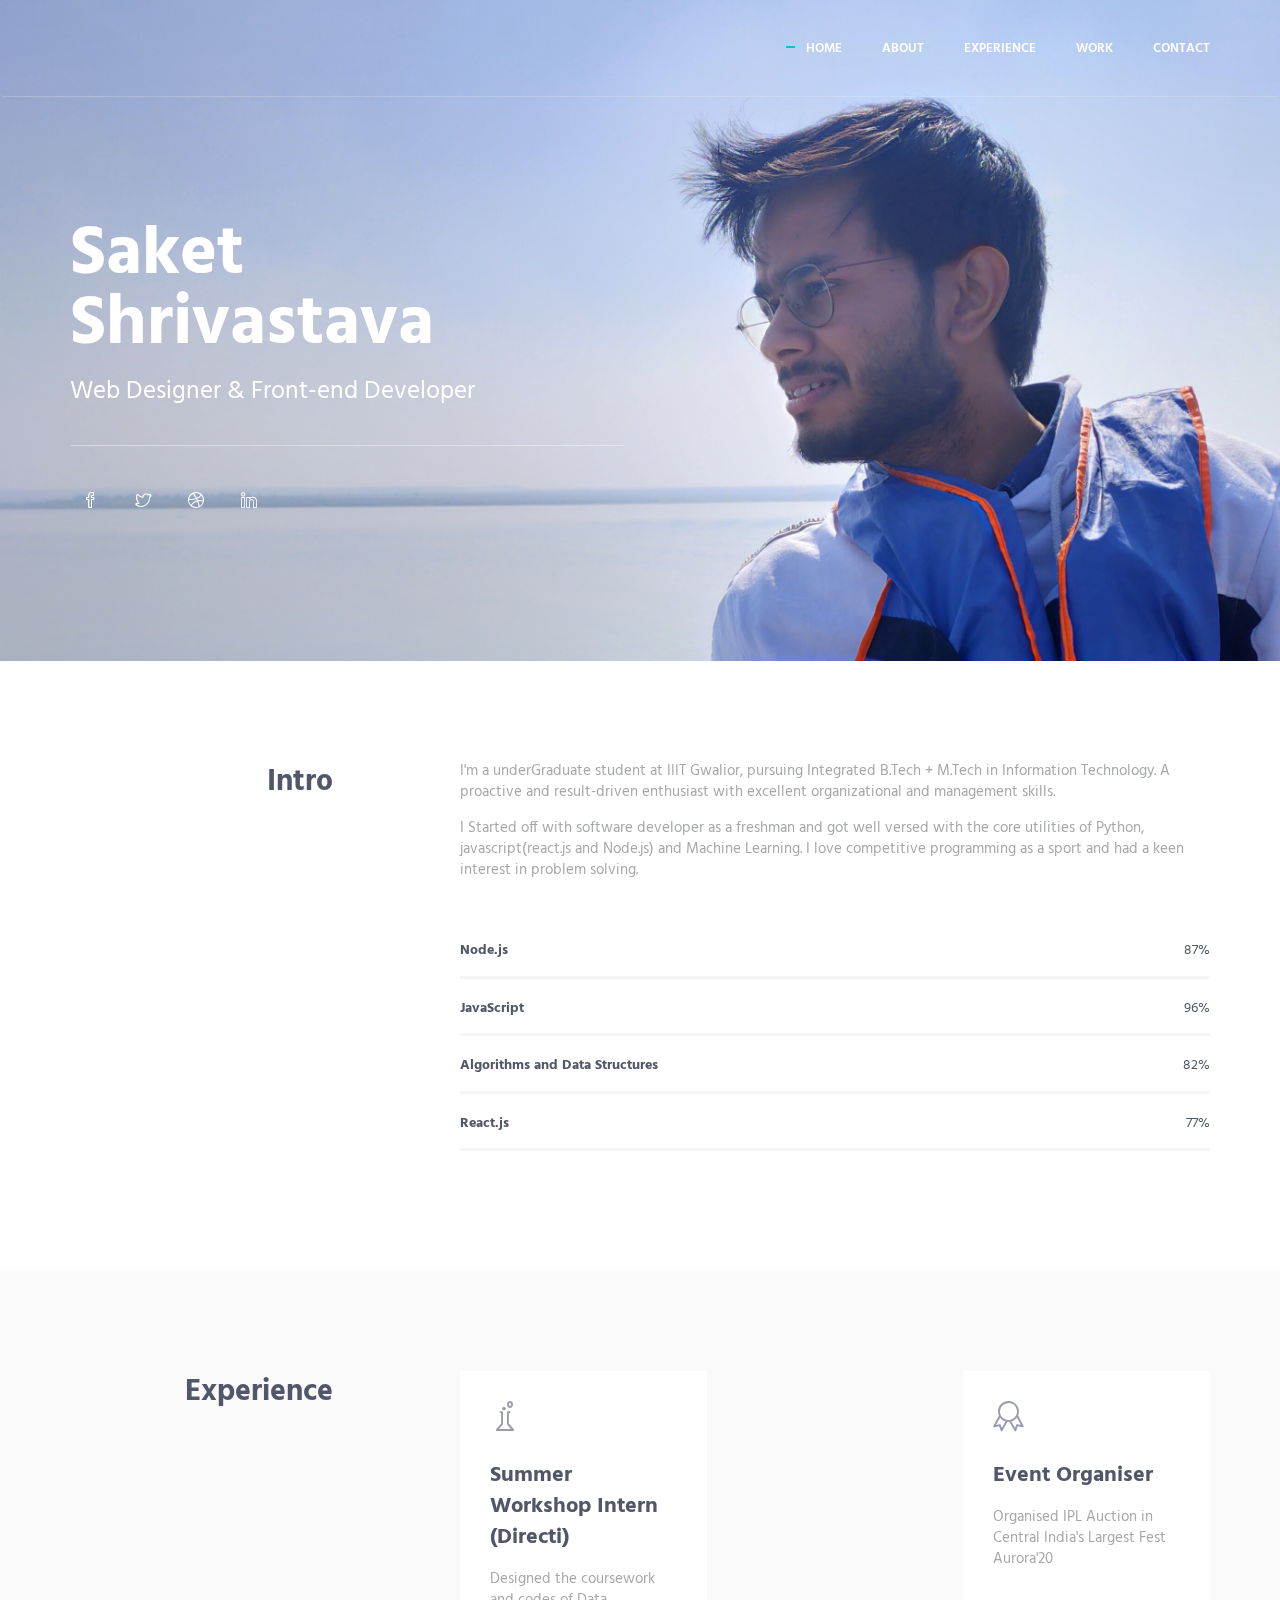
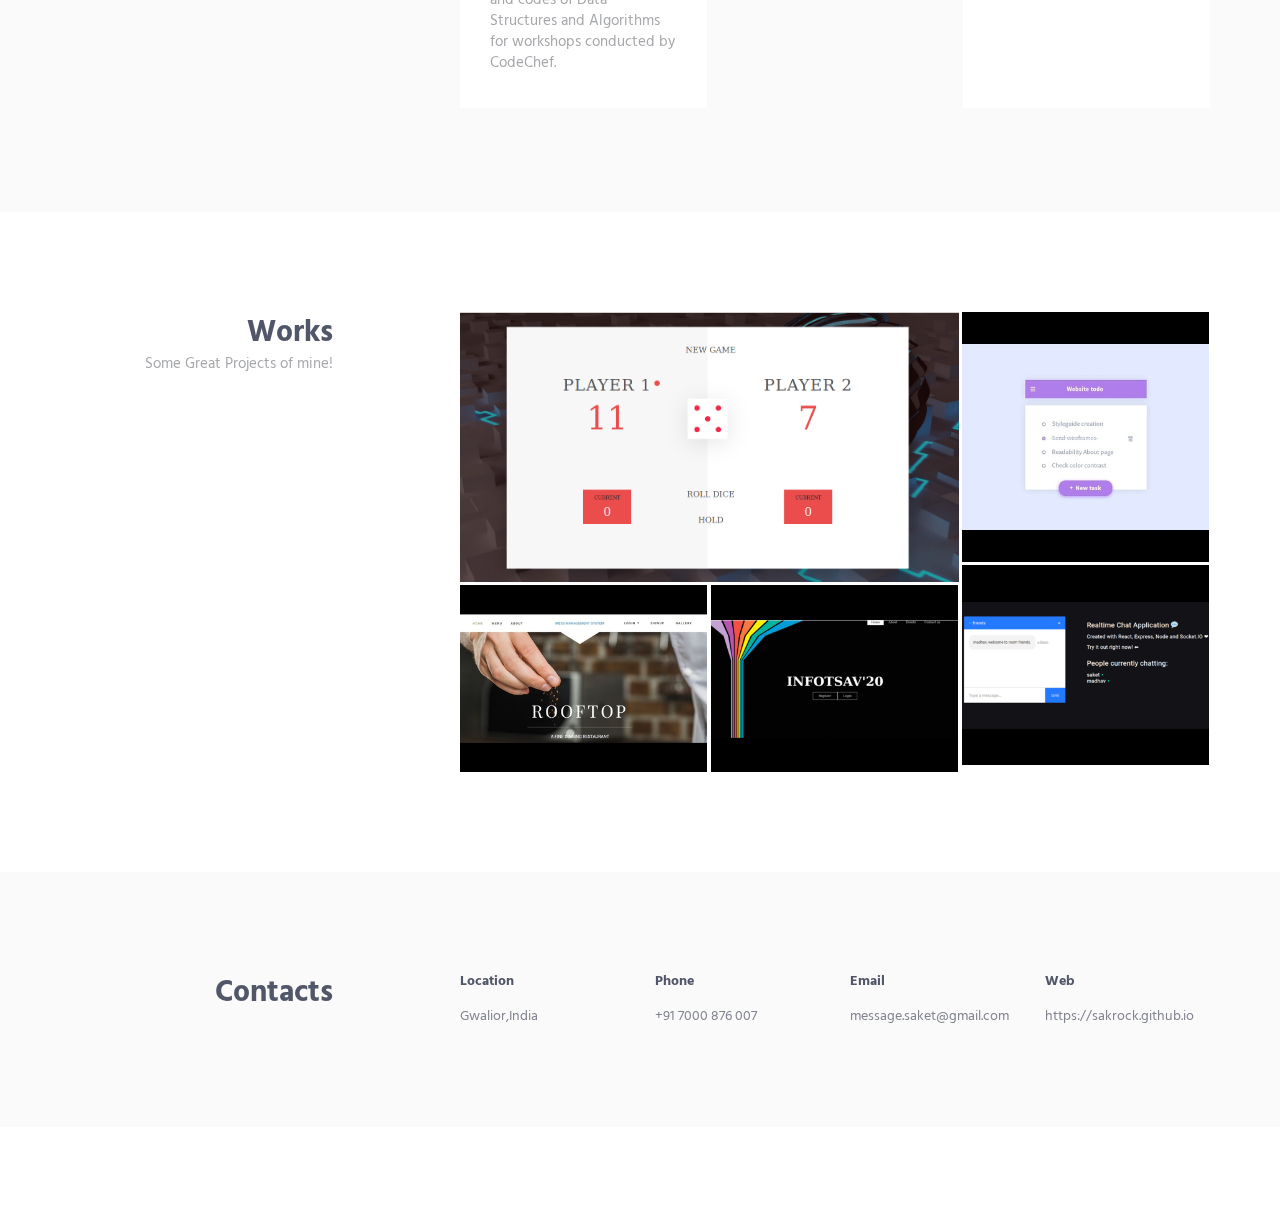
<file: index.html>
<!DOCTYPE html>

<html lang="en" class="no-js">
  <!-- BEGIN HEAD -->
  <head>
    <meta charset="utf-8" />
    <title>Saket Shrivastava</title>
    <meta http-equiv="X-UA-Compatible" content="IE=edge" />
    <meta content="width=device-width, initial-scale=1" name="viewport" />
    <meta content="" name="description" />
    <meta content="" name="author" />

    <!-- GLOBAL MANDATORY STYLES -->
    <link
      href="http://fonts.googleapis.com/css?family=Hind:300,400,500,600,700"
      rel="stylesheet"
      type="text/css"
    />
    <link
      href="vendor/simple-line-icons/css/simple-line-icons.css"
      rel="stylesheet"
      type="text/css"
    />
    <link
      href="vendor/bootstrap/css/bootstrap.min.css"
      rel="stylesheet"
      type="text/css"
    />

    <!-- PAGE LEVEL PLUGIN STYLES -->
    <link href="css/animate.css" rel="stylesheet" />

    <!-- THEME STYLES -->
    <link href="css/layout.min.css" rel="stylesheet" type="text/css" />

    <!-- Favicon -->
    <link rel="shortcut icon" href="favicon.ico" />
  </head>
  <!-- END HEAD -->

  <!-- BODY -->
  <body id="body" data-spy="scroll" data-target=".header">
    <!--========== HEADER ==========-->
    <header class="header navbar-fixed-top">
      <!-- Navbar -->
      <nav class="navbar" role="navigation">
        <div class="container">
          <!-- Brand and toggle get grouped for better mobile display -->
          <div class="menu-container js_nav-item">
            <button
              type="button"
              class="navbar-toggle"
              data-toggle="collapse"
              data-target=".nav-collapse"
            >
              <span class="sr-only">Toggle navigation</span>
              <span class="toggle-icon"></span>
            </button>
          </div>

          <!-- Collect the nav links, forms, and other content for toggling -->
          <div class="collapse navbar-collapse nav-collapse">
            <div class="menu-container">
              <ul class="nav navbar-nav navbar-nav-right">
                <li class="js_nav-item nav-item">
                  <a class="nav-item-child nav-item-hover" href="#body">Home</a>
                </li>
                <li class="js_nav-item nav-item">
                  <a class="nav-item-child nav-item-hover" href="#about"
                    >About</a
                  >
                </li>
                <li class="js_nav-item nav-item">
                  <a class="nav-item-child nav-item-hover" href="#experience"
                    >Experience</a
                  >
                </li>
                <li class="js_nav-item nav-item">
                  <a class="nav-item-child nav-item-hover" href="#work">Work</a>
                </li>
                <li class="js_nav-item nav-item">
                  <a class="nav-item-child nav-item-hover" href="#contact"
                    >Contact</a
                  >
                </li>
              </ul>
            </div>
          </div>
          <!-- End Navbar Collapse -->
        </div>
      </nav>
      <!-- Navbar -->
    </header>
    <!--========== END HEADER ==========-->

    <!--========== SLIDER ==========-->
    <div
      class="promo-block parallax-window"
      data-parallax="scroll"
      data-image-src="img/1920x1080/01.jpg"
    >
      <div class="container">
        <div class="row">
          <div class="col-sm-6">
            <div class="promo-block-divider">
              <h1 class="promo-block-title">
                Saket <br />
                Shrivastava
              </h1>
              <p class="promo-block-text">
                Web Designer &amp; Front-end Developer
              </p>
            </div>
            <ul class="list-inline">
              <li>
                <a href="https://www.facebook.com/saket.shrivastava.334839/" class="social-icons"
                  ><i class="icon-social-facebook"></i
                ></a>
              </li>
              <li>
                <a
                  href="https://twitter.com/SaketSh64963520"
                  class="social-icons"
                  ><i class="icon-social-twitter"></i
                ></a>
              </li>
              <li>
                <a href="https://www.codechef.com/users/saketpvp" class="social-icons"
                  ><i class="icon-social-dribbble"></i
                ></a>
              </li>
              
              <li>
                <a
                  href="https://www.linkedin.com/in/saket-shrivastava-1a9806166/"
                  class="social-icons"
                  ><i class="icon-social-linkedin"></i
                ></a>
              </li>
            </ul>
          </div>
        </div>
        <!--// end row -->
      </div>
    </div>
    <!--========== SLIDER ==========-->

    <!--========== PAGE LAYOUT ==========-->
    <!-- About -->
    <div id="about">
      <div class="container content-lg">
        <div class="row">
          <div class="col-sm-3 sm-margin-b-30">
            <div class="text-right sm-text-left">
              <h2 class="margin-b-0">Intro</h2>
              <p></p>
            </div>
          </div>
          <div class="col-sm-8 col-sm-offset-1">
            <div class="margin-b-60">
              <p>
                I'm a underGraduate student at IIIT Gwalior, pursuing Integrated
                B.Tech + M.Tech in Information Technology. A proactive and
                result-driven enthusiast with excellent organizational and
                management skills.
              </p>
              <p>
                I Started off with software developer as a freshman and got well
                versed with the core utilities of Python, javascript(react.js
                and Node.js) and Machine Learning. I love competitive
                programming as a sport and had a keen interest in problem
                solving.
              </p>
            </div>

            <!-- Progress Box -->
            <div class="progress-box">
              <h5>Node.js <span class="color-heading pull-right">87%</span></h5>
              <div class="progress">
                <div
                  class="progress-bar bg-color-base"
                  role="progressbar"
                  data-width="87"
                ></div>
              </div>
            </div>
            <div class="progress-box">
              <h5>JavaScript <span class="color-heading pull-right">96%</span></h5>
              <div class="progress">
                <div
                  class="progress-bar bg-color-base"
                  role="progressbar"
                  data-width="96"
                ></div>
              </div>
            </div>
            <div class="progress-box">
              <h5>
                Algorithms and Data Structures  <span class="color-heading pull-right">82%</span>
              </h5>
              <div class="progress">
                <div
                  class="progress-bar bg-color-base"
                  role="progressbar"
                  data-width="82"
                ></div>
              </div>
            </div>
            <div class="progress-box">
              <h5>
                React.js<span class="color-heading pull-right">77%</span>
              </h5>
              <div class="progress">
                <div
                  class="progress-bar bg-color-base"
                  role="progressbar"
                  data-width="77"
                ></div>
              </div>
            </div>
            <!-- End Progress Box -->
          </div>
        </div>
        <!--// end row -->
      </div>
    </div>
    <!-- End About -->

    <!-- Experience -->
    <div id="experience">
      <div class="bg-color-sky-light" data-auto-height="true">
        <div class="container content-lg">
          <div class="row">
            <div class="col-sm-3 sm-margin-b-30">
              <div class="text-right sm-text-left">
                <h2 class="margin-b-0">Experience</h2>
                <p></p>
              </div>
            </div>
            <div class="col-sm-8 col-sm-offset-1">
              <div class="row row-space-2 margin-b-4">
                <div class="col-md-4 md-margin-b-4">
                  <div class="service" data-height="height">
                    <div class="service-element">
                      <i class="service-icon icon-chemistry"></i>
                    </div>
                    <div class="service-info">
                      <h3>Summer Workshop Intern (Directi)</h3>
                      <p class="margin-b-5">
                        Designed the coursework and codes of Data Structures and Algorithms for workshops conducted by CodeChef.
                      </p>
                    </div>
                    <a
                      href=""
                      class="content-wrapper-link"
                    ></a>
                  </div>
                </div>
                <div class="col-md-4 md-margin-b-4">
                  <div
                    class="service bg-color-base wow zoomIn"
                    data-height="height"
                    data-wow-duration=".3"
                    data-wow-delay=".1s"
                  >
                    <div class="service-element">
                      <i
                        class="service-icon color-white icon-screen-tablet"
                      ></i>
                    </div>
                    <div class="service-info">
                      <h3 class="color-white">Technical Head, E-Cell IIIT Gwalior</h3>
                      <p class="color-white margin-b-5">
                        Devoloped and maintains E-Cell IIIT Gwalior Website
                      </p>
                    </div>
                    <a
                      href=""
                      class="content-wrapper-link"
                    ></a>
                  </div>
                </div>
                <div class="col-md-4">
                  <div class="service" data-height="height">
                    <div class="service-element">
                      <i class="service-icon icon-badge"></i>
                    </div>
                    <div class="service-info">
                      <h3>Event Organiser</h3>
                      <p class="margin-b-5">
                        Organised IPL Auction in Central India's Largest Fest Aurora'20
                      </p>
                    </div>
                    <a
                      href=""
                      class="content-wrapper-link"
                    ></a>
                  </div>
                </div>
              </div>
              <!--// end row -->
            </div>
          </div>
          <!--// end row -->
        </div>
      </div>
    </div>
    <!-- End Experience -->

    <!-- Work -->
    <div id="work">
      <div class="container content-lg">
        <div class="row">
          <div class="col-sm-3 sm-margin-b-30">
            <div class="text-right sm-text-left">
              <h2 class="margin-b-0">Works</h2>
              <p>Some Great Projects of mine!</p>
            </div>
          </div>
          <div class="col-sm-8 col-sm-offset-1">
            <!-- Masonry Grid -->
            <div class="masonry-grid row row-space-2">
              <div class="masonry-grid-sizer col-xs-6 col-sm-6 col-md-1"></div>
              <div
                class="masonry-grid-item col-xs-12 col-sm-6 col-md-8 margin-b-4"
              >
                <!-- Work -->
                <div class="work work-popup-trigger">
                  <div class="work-overlay">
                    <img
                      class="full-width img-responsive"
                      src="img/project1.png"
                      alt="Portfolio Image"
                    />
                  </div>
                  <div class="work-popup-overlay">
                    <div class="work-popup-content">
                      <a href="javascript:void(0);" class="work-popup-close"
                        >Hide</a
                      >
                      <div class="margin-b-30">
                        <h3 class="margin-b-5">Dice Game</h3>
                        <span>Intresting &amp; Fun Trivia web-game</span>
                      </div>
                      <div class="row">
                        <div
                          class="col-sm-8 work-popup-content-divider sm-margin-b-20"
                        >
                          <div class="margin-t-10 sm-margin-t-0">
                            <p>
                              A Interactive Multiplayer dice Game.
                              Try it online by clicking on Check Live Project!
                            </p>
                            <p>
                              Tech Stack: HTML,CSS,JavaScript,BootStrap4
                            </p>
                            <ul class="list-inline work-popup-tag">
                              <li class="work-popup-tag-item">
                                <a
                                  class="work-popup-tag-link"
                                  href="dicegame.html"
                                  >Check Live Demo</a
                                >
                              </li>
                            </ul>
                          </div>
                        </div>
                        <div class="col-sm-4">
                          <div class="margin-t-10 sm-margin-t-0">
                            <p class="margin-b-5">
                              <strong></strong> 
                            </p>
                            <p class="margin-b-5">
                              <strong>Developer:</strong> Saket Shrivastava
                            </p>
                          </div>
                        </div>
                      </div>
                    </div>
                  </div>
                </div>
                <!-- End Work -->
              </div>
              <div
                class="masonry-grid-item col-xs-12 col-sm-6 col-md-4 margin-b-4"
              >
                <!-- Work -->
                <div class="work work-popup-trigger">
                  <div class="work-overlay">
                    <img
                      class="full-width img-responsive"
                      src="img/397x400/011.jpg"
                      alt="Portfolio Image"
                    />
                  </div>
                  <div class="work-popup-overlay">
                    <div class="work-popup-content">
                      <a href="javascript:void(0);" class="work-popup-close"
                        >Hide</a
                      >
                      <div class="margin-b-30">
                        <h3 class="margin-b-5">To-do List App</h3>
                        <span>Clean &amp; an user friendly app to save thier daily tasks</span>
                      </div>
                      <div class="row">
                        <div
                          class="col-sm-8 work-popup-content-divider sm-margin-b-20"
                        >
                          <div class="margin-t-10 sm-margin-t-0">
                            <p>
                              To-do-App using node.js,MongoDB with Authentication Feature using passport module
                            </p>
                            <p>
                              The app was made using MangoAtlas online database using AWS
                            </p>
                            <ul class="list-inline work-popup-tag">
                              <li class="work-popup-tag-item">
                                <a
                                  class="work-popup-tag-link"
                                  href="http://keenthemes.com/"
                                  ></a
                                >
                              </li>
                              <li class="work-popup-tag-item">
                                <a
                                  class="work-popup-tag-link"
                                  href="http://keenthemes.com/"
                                  ></a
                                >
                              </li>
                              <li class="work-popup-tag-item">
                                <a
                                  class="work-popup-tag-link"
                                  href="http://keenthemes.com/"
                                  ></a
                                >
                              </li>
                            </ul>
                          </div>
                        </div>
                        <div class="col-sm-4">
                          <div class="margin-t-10 sm-margin-t-0">
                            <p class="margin-b-5">
                              <strong> </strong> 
                            </p>
                            <p class="margin-b-5">
                              <strong>Developer:</strong> Saket Shrivastava
                            </p>
                            <p class="margin-b-5">
                              <strong></strong> 
                            </p>
                          </div>
                        </div>
                      </div>
                    </div>
                  </div>
                </div>
                <!-- End Work -->
              </div>
              <div
                class="masonry-grid-item col-xs-12 col-sm-6 col-md-4 md-margin-b-4"
              >
                <!-- Work -->
                <div class="work work-popup-trigger">
                  <div class="work-overlay">
                    <img
                      class="full-width img-responsive"
                      src="img/397x300/01.png"
                      alt="Portfolio Image"
                    />
                  </div>
                  <div class="work-popup-overlay">
                    <div class="work-popup-content">
                      <a href="javascript:void(0);" class="work-popup-close"
                        >Hide</a
                      >
                      <div class="margin-b-30">
                        <h3 class="margin-b-5">Chat Application</h3>
                        <span>Happy Life &amp; Chattt :)</span>
                      </div>
                      <div class="row">
                        <div
                          class="col-sm-8 work-popup-content-divider sm-margin-b-20"
                        >
                          <div class="margin-t-10 sm-margin-t-0">
                            <p>
                              A group chat app to communicate distant users using unique Group Id using React.Js, NodeJs, ExpressJS, socket.io and APIs
                            </p>
                            <p>
                              Users can join, leave, send text messages and send geolocation in a group.
                            </p>
                            <ul class="list-inline work-popup-tag">
                              <li class="work-popup-tag-item">
                                <a
                                  class="work-popup-tag-link"
                                  href="https://github.com/sakrock/Chat-Application"
                                  >github link of Project</a
                                >
                              </li>
                              <li class="work-popup-tag-item">
                                <a
                                  class="work-popup-tag-link"
                                  href="https://realtime-chat-application.netlify.com/"
                                  >Try it!!</a
                                >
                              </li>
                              <li class="work-popup-tag-item">
                                <a
                                  class="work-popup-tag-link"
                                  href="http://keenthemes.com/"
                                  ></a
                                >
                              </li>
                            </ul>
                          </div>
                        </div>
                        <div class="col-sm-4">
                          <div class="margin-t-10 sm-margin-t-0">
                            <p class="margin-b-5">
                              <strong></strong> 
                            </p>
                            <p class="margin-b-5">
                              <strong>Developer:</strong> Saket Shrivastava
                            </p>
                            <p class="margin-b-5">
                              <strong></strong> 
                            </p>
                          </div>
                        </div>
                      </div>
                    </div>
                  </div>
                </div>
                <!-- End Work -->
              </div>
              <div
                class="masonry-grid-item col-xs-12 col-sm-6 col-md-4 md-margin-b-4"
              >
                <!-- Work -->
                <div class="work work-popup-trigger">
                  <div class="work-overlay">
                    <img
                      class="full-width img-responsive"
                      src="img/397x300/02.jpg"
                      alt="Portfolio Image"
                    />
                  </div>
                  <div class="work-popup-overlay">
                    <div class="work-popup-content">
                      <a href="javascript:void(0);" class="work-popup-close"
                        >Hide</a
                      >
                      <div class="margin-b-30">
                        <h3 class="margin-b-5">Mess Management System</h3>
                        <span></span>
                      </div>
                      <div class="row">
                        <div
                          class="col-sm-8 work-popup-content-divider sm-margin-b-20"
                        >
                          <div class="margin-t-10 sm-margin-t-0">
                            <p>
                              A Website build during 24 hrs hackathon organiszed by AASF
                            </p>
                            <p>
                              The Website was made using HTML,CSS,SQL,Apache,PHP
                            </p>
                            <ul class="list-inline work-popup-tag">
                              <li class="work-popup-tag-item">
                                <a
                                  class="work-popup-tag-link"
                                  href="http://keenthemes.com/"
                                  ></a
                                >
                              </li>
                              <li class="work-popup-tag-item">
                                <a
                                  class="work-popup-tag-link"
                                  href="http://keenthemes.com/"
                                  ></a
                                >
                              </li>
                              <li class="work-popup-tag-item">
                                <a
                                  class="work-popup-tag-link"
                                  href="http://keenthemes.com/"
                                  ></a
                                >
                              </li>
                            </ul>
                          </div>
                        </div>
                        <div class="col-sm-4">
                          <div class="margin-t-10 sm-margin-t-0">
                            <p class="margin-b-5">
                              <strong></strong>
                            </p>
                            <p class="margin-b-5">
                              <strong>Developer:</strong> Saket Shrivastava along with 2 team members
                            </p>
                            <p class="margin-b-5">
                              <strong></strong> 
                            </p>
                          </div>
                        </div>
                      </div>
                    </div>
                  </div>
                </div>
                <!-- End Work -->
              </div>
              <div class="masonry-grid-item col-xs-12 col-sm-6 col-md-4">
                <!-- Work -->
                <div class="work work-popup-trigger">
                  <div class="work-overlay">
                    <img
                      class="full-width img-responsive"
                      src="img/397x300/03.png"
                      alt="Portfolio Image"
                    />
                  </div>
                  <div class="work-popup-overlay">
                    <div class="work-popup-content">
                      <a href="javascript:void(0);" class="work-popup-close"
                        >Hide</a
                      >
                      <div class="margin-b-30">
                        <h3 class="margin-b-5">Infotsav Fest Website</h3>
                        <span></span>
                      </div>
                      <div class="row">
                        <div
                          class="col-sm-8 work-popup-content-divider sm-margin-b-20"
                        >
                          <div class="margin-t-10 sm-margin-t-0">
                            <p>
                              Home Landing page of the website. Login Allows a user to login, or redirect to /profile if already logged in Register
                            </p>
                            <p>
                              Allows a user to register with a valid email ID.

                              Verify
                                  Verify the email after registration. About  About page for the Fest.
                            </p>
                            <ul class="list-inline work-popup-tag">
                              <li class="work-popup-tag-item">
                                <a
                                  class="work-popup-tag-link"
                                  href="http://keenthemes.com/"
                                  ></a
                                >
                              </li>
                              <li class="work-popup-tag-item">
                                <a
                                  class="work-popup-tag-link"
                                  href="https://github.com/sakrock/infotsav"
                                  >github Link</a
                                >
                              </li>
                              <li class="work-popup-tag-item">
                                <a
                                  class="work-popup-tag-link"
                                  href="infotsav/homepage.html"
                                  >Live Demo</a
                                >
                              </li>
                            </ul>
                          </div>
                        </div>
                        <div class="col-sm-4">
                          <div class="margin-t-10 sm-margin-t-0">
                            <p class="margin-b-5">
                              <strong></strong> 
                            </p>
                            <p class="margin-b-5">
                              <strong>Developer:</strong> Saket Shrivastava
                            </p>
                            <p class="margin-b-5">
                              <strong></strong> 
                            </p>
                          </div>
                        </div>
                      </div>
                    </div>
                  </div>
                </div>
                <!-- End Work -->
              </div>
            </div>
            <!-- End Masonry Grid -->
          </div>
        </div>
        <!--// end row -->
      </div>
    </div>
    <!-- End Work -->

    <!-- Contact -->
    <div id="contact">
      <div class="bg-color-sky-light">
        <div class="container content-lg">
          <div class="row">
            <div class="col-sm-3 sm-margin-b-30">
              <div class="text-right sm-text-left">
                <h2 class="margin-b-0">Contacts</h2>
              </div>
            </div>
            <div class="col-sm-8 col-sm-offset-1">
              <div class="row">
                <div class="col-md-3 col-xs-6 md-margin-b-30">
                  <h5>Location</h5>
                  <a>Gwalior,India</a>
                </div>
                <div class="col-md-3 col-xs-6 md-margin-b-30">
                  <h5>Phone</h5>
                  <a>+91 7000 876 007</a>
                </div>
                <div class="col-md-3 col-xs-6">
                  <h5>Email</h5>
                  <a>message.saket@gmail.com</a>
                </div>
                <div class="col-md-3 col-xs-6">
                  <h5>Web</h5>
                  <a>https://sakrock.github.io</a>
                </div>
              </div>
            </div>
          </div>
          <!--// end row -->
        </div>
      </div>
    </div>
    <!-- End Contact -->
    <!--========== END PAGE LAYOUT ==========-->

    <!--========== FOOTER ==========-->
    <footer class="footer">
      <div class="content container">
        <div class="row"></div>
        <!--// end row -->
      </div>
    </footer>
    <!--========== END FOOTER ==========-->

    <!-- Back To Top -->
    <a href="javascript:void(0);" class="js-back-to-top back-to-top">Top</a>

    <!-- JAVASCRIPTS(Load javascripts at bottom, this will reduce page load time) -->
    <!-- CORE PLUGINS -->
    <script src="vendor/jquery.min.js" type="text/javascript"></script>
    <script src="vendor/jquery-migrate.min.js" type="text/javascript"></script>
    <script
      src="vendor/bootstrap/js/bootstrap.min.js"
      type="text/javascript"
    ></script>

    <!-- PAGE LEVEL PLUGINS -->
    <script src="vendor/jquery.easing.js" type="text/javascript"></script>
    <script src="vendor/jquery.back-to-top.js" type="text/javascript"></script>
    <script
      src="vendor/jquery.smooth-scroll.js"
      type="text/javascript"
    ></script>
    <script src="vendor/jquery.wow.min.js" type="text/javascript"></script>
    <script src="vendor/jquery.parallax.min.js" type="text/javascript"></script>
    <script src="vendor/jquery.appear.js" type="text/javascript"></script>
    <script
      src="vendor/masonry/jquery.masonry.pkgd.min.js"
      type="text/javascript"
    ></script>
    <script
      src="vendor/masonry/imagesloaded.pkgd.min.js"
      type="text/javascript"
    ></script>

    <!-- PAGE LEVEL SCRIPTS -->
    <script src="js/layout.min.js" type="text/javascript"></script>
    <script
      src="js/components/progress-bar.min.js"
      type="text/javascript"
    ></script>
    <script src="js/components/masonry.min.js" type="text/javascript"></script>
    <script src="js/components/wow.min.js" type="text/javascript"></script>
  </body>
  <!-- END BODY -->
</html>
</file>
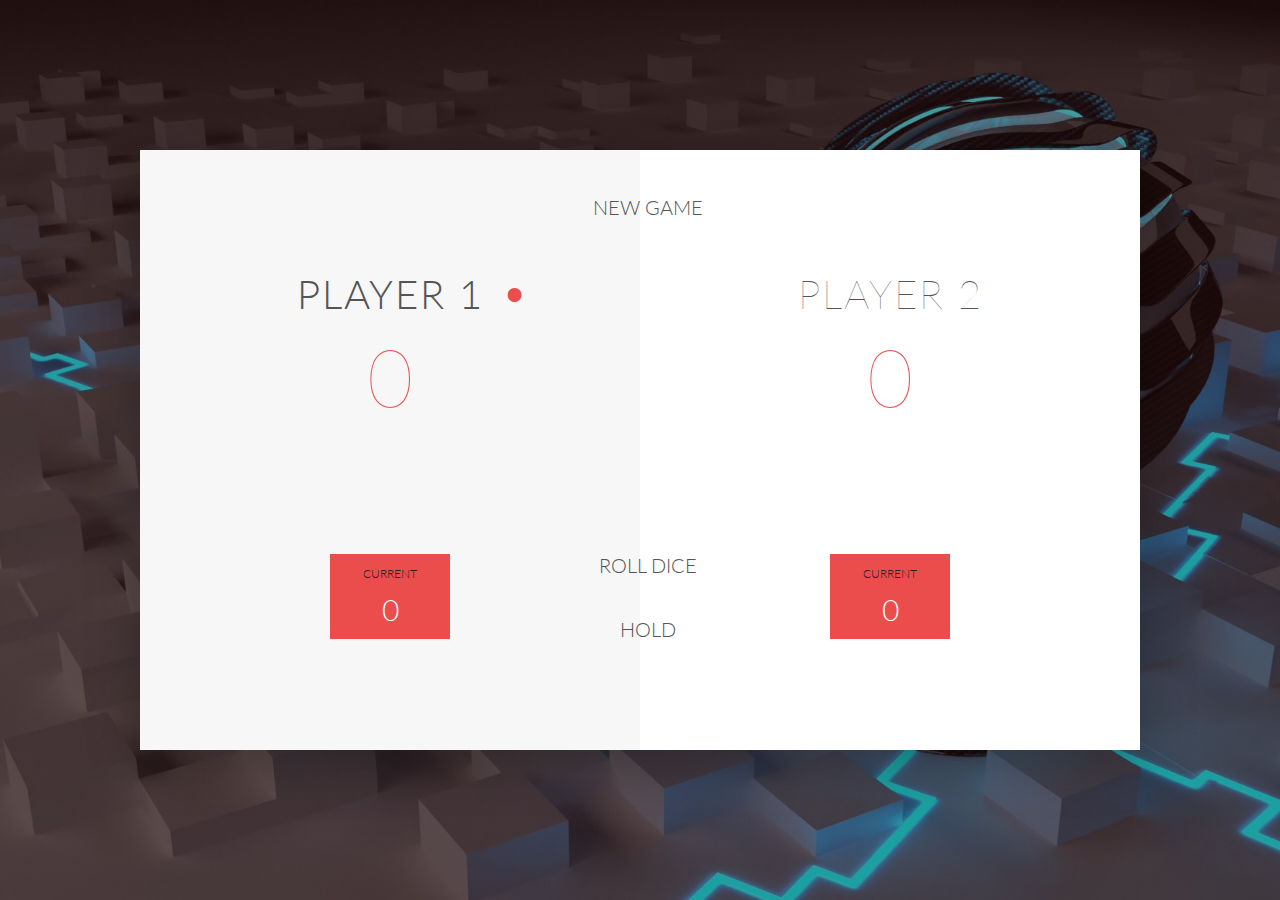
<file: dicegame.html>
<!DOCTYPE html>
<html lang="en">
  <head>
    <meta charset="UTF-8" />
    <link
      href="https://fonts.googleapis.com/css?family=Lato:100,300,600"
      rel="stylesheet"
      type="text/css"
    />
    <link
      href="http://code.ionicframework.com/ionicons/2.0.1/css/ionicons.min.css"
      rel="stylesheet"
      type="text/css"
    />
    <link type="text/css" rel="stylesheet" href="dicegame/style.css" />

    <title>Pig Game</title>
  </head>

  <body>
    <div class="wrapper clearfix">
      <div class="player-0-panel active">
        <div class="player-name" id="name-0">Player 1</div>
        <div class="player-score" id="score-0">43</div>
        <div class="player-current-box">
          <div class="player-current-label">Current</div>
          <div class="player-current-score" id="current-0">11</div>
        </div>
      </div>

      <div class="player-1-panel">
        <div class="player-name" id="name-1">Player 2</div>
        <div class="player-score" id="score-1">72</div>
        <div class="player-current-box">
          <div class="player-current-label">Current</div>
          <div class="player-current-score" id="current-1">0</div>
        </div>
      </div>

      <button class="btn-new">
        <i class="ion-ios-plus-outline"></i>New game
      </button>
      <button class="btn-roll"><i class="ion-ios-loop"></i>Roll dice</button>
      <button class="btn-hold">
        <i class="ion-ios-download-outline"></i>Hold
      </button>

      <img src="dicegame/dice-5.png" alt="Dice" class="dice" />
    </div>

    <script src="dicegame/app.js"></script>
  </body>
</html>
</file>
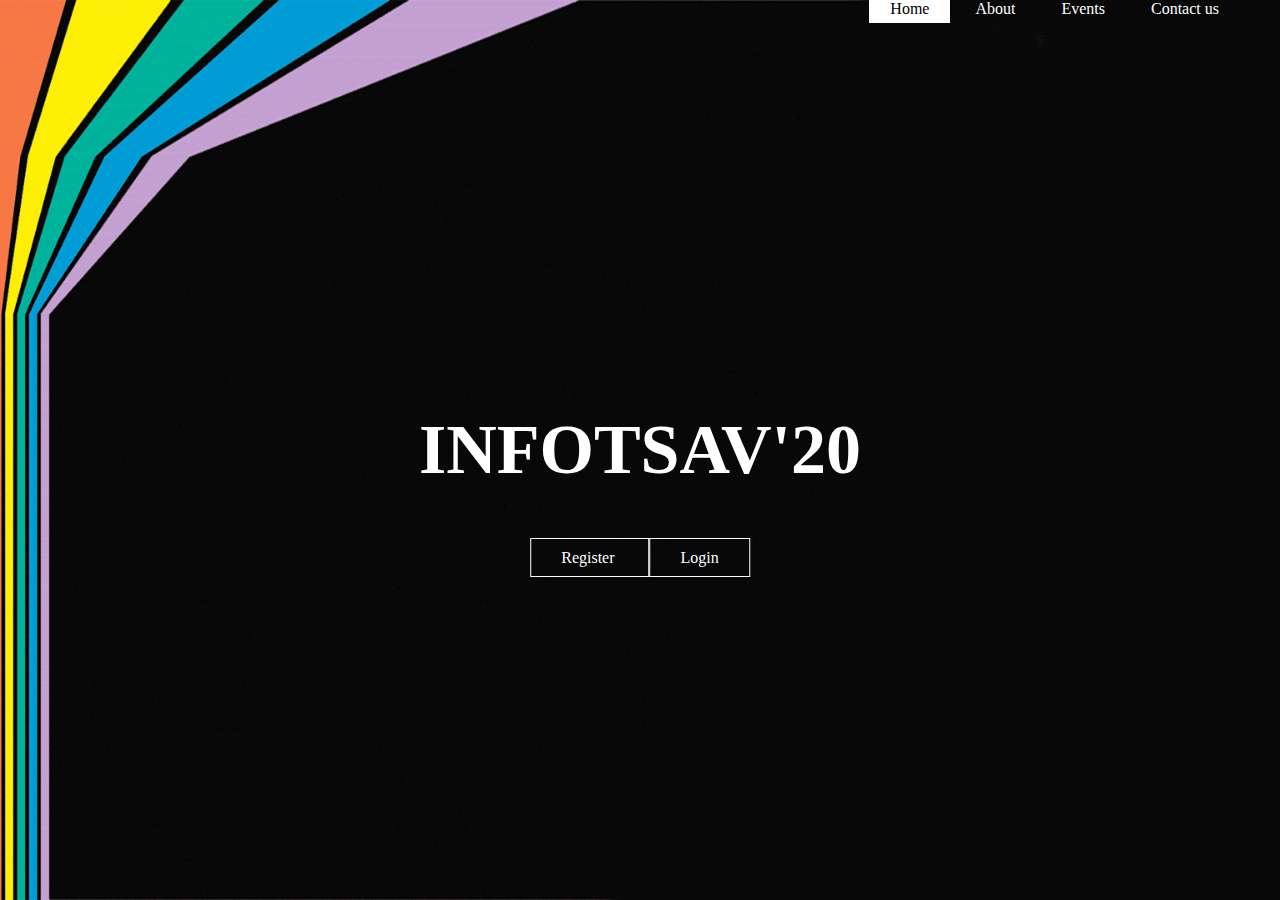
<file: infotsav/homepage.html>
<!DOCTYPE html>
<html>
<head>
	<title>
		INFOTSAV
	</title>

	<link rel="shortcut icon" href="favicon.ico" />

	<link rel="stylesheet" type="text/css" href="css/style.css">
</head>
<body>


	<header>
		<div class="main">
			
			<ul>
				<li class="active"><a href="#">Home</a></li>
				<li><a href="about.html">About</a></li>
				<li><a href="#">Events</a></li>
				<li><a href="#">Contact us</a></li>
			</ul>
		</div>
		<div class="title">
			<h1>
				INFOTSAV'20
			</h1>
		</div>

		<div class="button">
			<a href='#' class="btn"> Register </a>
			<a href='#' class="btn"> Login </a>
		</div>

	</header>

</body>
</html>
</file>
<file: vendor/simple-line-icons/css/simple-line-icons.css>
@font-face {
  font-family: 'simple-line-icons';
  src: url('../fonts/Simple-Line-Icons.eot?v=2.3.2');
  src: url('../fonts/Simple-Line-Icons.eot?v=2.3.2#iefix') format('embedded-opentype'), url('../fonts/Simple-Line-Icons.woff2?v=2.3.2') format('woff2'), url('../fonts/Simple-Line-Icons.ttf?v=2.3.2') format('truetype'), url('../fonts/Simple-Line-Icons.woff?v=2.3.2') format('woff'), url('../fonts/Simple-Line-Icons.svg?v=2.3.2#simple-line-icons') format('svg');
  font-weight: normal;
  font-style: normal;
}
/*
 Use the following CSS code if you want to have a class per icon.
 Instead of a list of all class selectors, you can use the generic [class*="icon-"] selector, but it's slower:
*/
.icon-user,
.icon-people,
.icon-user-female,
.icon-user-follow,
.icon-user-following,
.icon-user-unfollow,
.icon-login,
.icon-logout,
.icon-emotsmile,
.icon-phone,
.icon-call-end,
.icon-call-in,
.icon-call-out,
.icon-map,
.icon-location-pin,
.icon-direction,
.icon-directions,
.icon-compass,
.icon-layers,
.icon-menu,
.icon-list,
.icon-options-vertical,
.icon-options,
.icon-arrow-down,
.icon-arrow-left,
.icon-arrow-right,
.icon-arrow-up,
.icon-arrow-up-circle,
.icon-arrow-left-circle,
.icon-arrow-right-circle,
.icon-arrow-down-circle,
.icon-check,
.icon-clock,
.icon-plus,
.icon-minus,
.icon-close,
.icon-exclamation,
.icon-organization,
.icon-trophy,
.icon-screen-smartphone,
.icon-screen-desktop,
.icon-plane,
.icon-notebook,
.icon-mustache,
.icon-mouse,
.icon-magnet,
.icon-energy,
.icon-disc,
.icon-cursor,
.icon-cursor-move,
.icon-crop,
.icon-chemistry,
.icon-speedometer,
.icon-shield,
.icon-screen-tablet,
.icon-magic-wand,
.icon-hourglass,
.icon-graduation,
.icon-ghost,
.icon-game-controller,
.icon-fire,
.icon-eyeglass,
.icon-envelope-open,
.icon-envelope-letter,
.icon-bell,
.icon-badge,
.icon-anchor,
.icon-wallet,
.icon-vector,
.icon-speech,
.icon-puzzle,
.icon-printer,
.icon-present,
.icon-playlist,
.icon-pin,
.icon-picture,
.icon-handbag,
.icon-globe-alt,
.icon-globe,
.icon-folder-alt,
.icon-folder,
.icon-film,
.icon-feed,
.icon-drop,
.icon-drawer,
.icon-docs,
.icon-doc,
.icon-diamond,
.icon-cup,
.icon-calculator,
.icon-bubbles,
.icon-briefcase,
.icon-book-open,
.icon-basket-loaded,
.icon-basket,
.icon-bag,
.icon-action-undo,
.icon-action-redo,
.icon-wrench,
.icon-umbrella,
.icon-trash,
.icon-tag,
.icon-support,
.icon-frame,
.icon-size-fullscreen,
.icon-size-actual,
.icon-shuffle,
.icon-share-alt,
.icon-share,
.icon-rocket,
.icon-question,
.icon-pie-chart,
.icon-pencil,
.icon-note,
.icon-loop,
.icon-home,
.icon-grid,
.icon-graph,
.icon-microphone,
.icon-music-tone-alt,
.icon-music-tone,
.icon-earphones-alt,
.icon-earphones,
.icon-equalizer,
.icon-like,
.icon-dislike,
.icon-control-start,
.icon-control-rewind,
.icon-control-play,
.icon-control-pause,
.icon-control-forward,
.icon-control-end,
.icon-volume-1,
.icon-volume-2,
.icon-volume-off,
.icon-calendar,
.icon-bulb,
.icon-chart,
.icon-ban,
.icon-bubble,
.icon-camrecorder,
.icon-camera,
.icon-cloud-download,
.icon-cloud-upload,
.icon-envelope,
.icon-eye,
.icon-flag,
.icon-heart,
.icon-info,
.icon-key,
.icon-link,
.icon-lock,
.icon-lock-open,
.icon-magnifier,
.icon-magnifier-add,
.icon-magnifier-remove,
.icon-paper-clip,
.icon-paper-plane,
.icon-power,
.icon-refresh,
.icon-reload,
.icon-settings,
.icon-star,
.icon-symbol-female,
.icon-symbol-male,
.icon-target,
.icon-credit-card,
.icon-paypal,
.icon-social-tumblr,
.icon-social-twitter,
.icon-social-facebook,
.icon-social-instagram,
.icon-social-linkedin,
.icon-social-pinterest,
.icon-social-github,
.icon-social-google,
.icon-social-reddit,
.icon-social-skype,
.icon-social-dribbble,
.icon-social-behance,
.icon-social-foursqare,
.icon-social-soundcloud,
.icon-social-spotify,
.icon-social-stumbleupon,
.icon-social-youtube,
.icon-social-dropbox {
  font-family: 'simple-line-icons';
  speak: none;
  font-style: normal;
  font-weight: normal;
  font-variant: normal;
  text-transform: none;
  line-height: 1;
  /* Better Font Rendering =========== */
  -webkit-font-smoothing: antialiased;
  -moz-osx-font-smoothing: grayscale;
}
.icon-user:before {
  content: "\e005";
}
.icon-people:before {
  content: "\e001";
}
.icon-user-female:before {
  content: "\e000";
}
.icon-user-follow:before {
  content: "\e002";
}
.icon-user-following:before {
  content: "\e003";
}
.icon-user-unfollow:before {
  content: "\e004";
}
.icon-login:before {
  content: "\e066";
}
.icon-logout:before {
  content: "\e065";
}
.icon-emotsmile:before {
  content: "\e021";
}
.icon-phone:before {
  content: "\e600";
}
.icon-call-end:before {
  content: "\e048";
}
.icon-call-in:before {
  content: "\e047";
}
.icon-call-out:before {
  content: "\e046";
}
.icon-map:before {
  content: "\e033";
}
.icon-location-pin:before {
  content: "\e096";
}
.icon-direction:before {
  content: "\e042";
}
.icon-directions:before {
  content: "\e041";
}
.icon-compass:before {
  content: "\e045";
}
.icon-layers:before {
  content: "\e034";
}
.icon-menu:before {
  content: "\e601";
}
.icon-list:before {
  content: "\e067";
}
.icon-options-vertical:before {
  content: "\e602";
}
.icon-options:before {
  content: "\e603";
}
.icon-arrow-down:before {
  content: "\e604";
}
.icon-arrow-left:before {
  content: "\e605";
}
.icon-arrow-right:before {
  content: "\e606";
}
.icon-arrow-up:before {
  content: "\e607";
}
.icon-arrow-up-circle:before {
  content: "\e078";
}
.icon-arrow-left-circle:before {
  content: "\e07a";
}
.icon-arrow-right-circle:before {
  content: "\e079";
}
.icon-arrow-down-circle:before {
  content: "\e07b";
}
.icon-check:before {
  content: "\e080";
}
.icon-clock:before {
  content: "\e081";
}
.icon-plus:before {
  content: "\e095";
}
.icon-minus:before {
  content: "\e615";
}
.icon-close:before {
  content: "\e082";
}
.icon-exclamation:before {
  content: "\e617";
}
.icon-organization:before {
  content: "\e616";
}
.icon-trophy:before {
  content: "\e006";
}
.icon-screen-smartphone:before {
  content: "\e010";
}
.icon-screen-desktop:before {
  content: "\e011";
}
.icon-plane:before {
  content: "\e012";
}
.icon-notebook:before {
  content: "\e013";
}
.icon-mustache:before {
  content: "\e014";
}
.icon-mouse:before {
  content: "\e015";
}
.icon-magnet:before {
  content: "\e016";
}
.icon-energy:before {
  content: "\e020";
}
.icon-disc:before {
  content: "\e022";
}
.icon-cursor:before {
  content: "\e06e";
}
.icon-cursor-move:before {
  content: "\e023";
}
.icon-crop:before {
  content: "\e024";
}
.icon-chemistry:before {
  content: "\e026";
}
.icon-speedometer:before {
  content: "\e007";
}
.icon-shield:before {
  content: "\e00e";
}
.icon-screen-tablet:before {
  content: "\e00f";
}
.icon-magic-wand:before {
  content: "\e017";
}
.icon-hourglass:before {
  content: "\e018";
}
.icon-graduation:before {
  content: "\e019";
}
.icon-ghost:before {
  content: "\e01a";
}
.icon-game-controller:before {
  content: "\e01b";
}
.icon-fire:before {
  content: "\e01c";
}
.icon-eyeglass:before {
  content: "\e01d";
}
.icon-envelope-open:before {
  content: "\e01e";
}
.icon-envelope-letter:before {
  content: "\e01f";
}
.icon-bell:before {
  content: "\e027";
}
.icon-badge:before {
  content: "\e028";
}
.icon-anchor:before {
  content: "\e029";
}
.icon-wallet:before {
  content: "\e02a";
}
.icon-vector:before {
  content: "\e02b";
}
.icon-speech:before {
  content: "\e02c";
}
.icon-puzzle:before {
  content: "\e02d";
}
.icon-printer:before {
  content: "\e02e";
}
.icon-present:before {
  content: "\e02f";
}
.icon-playlist:before {
  content: "\e030";
}
.icon-pin:before {
  content: "\e031";
}
.icon-picture:before {
  content: "\e032";
}
.icon-handbag:before {
  content: "\e035";
}
.icon-globe-alt:before {
  content: "\e036";
}
.icon-globe:before {
  content: "\e037";
}
.icon-folder-alt:before {
  content: "\e039";
}
.icon-folder:before {
  content: "\e089";
}
.icon-film:before {
  content: "\e03a";
}
.icon-feed:before {
  content: "\e03b";
}
.icon-drop:before {
  content: "\e03e";
}
.icon-drawer:before {
  content: "\e03f";
}
.icon-docs:before {
  content: "\e040";
}
.icon-doc:before {
  content: "\e085";
}
.icon-diamond:before {
  content: "\e043";
}
.icon-cup:before {
  content: "\e044";
}
.icon-calculator:before {
  content: "\e049";
}
.icon-bubbles:before {
  content: "\e04a";
}
.icon-briefcase:before {
  content: "\e04b";
}
.icon-book-open:before {
  content: "\e04c";
}
.icon-basket-loaded:before {
  content: "\e04d";
}
.icon-basket:before {
  content: "\e04e";
}
.icon-bag:before {
  content: "\e04f";
}
.icon-action-undo:before {
  content: "\e050";
}
.icon-action-redo:before {
  content: "\e051";
}
.icon-wrench:before {
  content: "\e052";
}
.icon-umbrella:before {
  content: "\e053";
}
.icon-trash:before {
  content: "\e054";
}
.icon-tag:before {
  content: "\e055";
}
.icon-support:before {
  content: "\e056";
}
.icon-frame:before {
  content: "\e038";
}
.icon-size-fullscreen:before {
  content: "\e057";
}
.icon-size-actual:before {
  content: "\e058";
}
.icon-shuffle:before {
  content: "\e059";
}
.icon-share-alt:before {
  content: "\e05a";
}
.icon-share:before {
  content: "\e05b";
}
.icon-rocket:before {
  content: "\e05c";
}
.icon-question:before {
  content: "\e05d";
}
.icon-pie-chart:before {
  content: "\e05e";
}
.icon-pencil:before {
  content: "\e05f";
}
.icon-note:before {
  content: "\e060";
}
.icon-loop:before {
  content: "\e064";
}
.icon-home:before {
  content: "\e069";
}
.icon-grid:before {
  content: "\e06a";
}
.icon-graph:before {
  content: "\e06b";
}
.icon-microphone:before {
  content: "\e063";
}
.icon-music-tone-alt:before {
  content: "\e061";
}
.icon-music-tone:before {
  content: "\e062";
}
.icon-earphones-alt:before {
  content: "\e03c";
}
.icon-earphones:before {
  content: "\e03d";
}
.icon-equalizer:before {
  content: "\e06c";
}
.icon-like:before {
  content: "\e068";
}
.icon-dislike:before {
  content: "\e06d";
}
.icon-control-start:before {
  content: "\e06f";
}
.icon-control-rewind:before {
  content: "\e070";
}
.icon-control-play:before {
  content: "\e071";
}
.icon-control-pause:before {
  content: "\e072";
}
.icon-control-forward:before {
  content: "\e073";
}
.icon-control-end:before {
  content: "\e074";
}
.icon-volume-1:before {
  content: "\e09f";
}
.icon-volume-2:before {
  content: "\e0a0";
}
.icon-volume-off:before {
  content: "\e0a1";
}
.icon-calendar:before {
  content: "\e075";
}
.icon-bulb:before {
  content: "\e076";
}
.icon-chart:before {
  content: "\e077";
}
.icon-ban:before {
  content: "\e07c";
}
.icon-bubble:before {
  content: "\e07d";
}
.icon-camrecorder:before {
  content: "\e07e";
}
.icon-camera:before {
  content: "\e07f";
}
.icon-cloud-download:before {
  content: "\e083";
}
.icon-cloud-upload:before {
  content: "\e084";
}
.icon-envelope:before {
  content: "\e086";
}
.icon-eye:before {
  content: "\e087";
}
.icon-flag:before {
  content: "\e088";
}
.icon-heart:before {
  content: "\e08a";
}
.icon-info:before {
  content: "\e08b";
}
.icon-key:before {
  content: "\e08c";
}
.icon-link:before {
  content: "\e08d";
}
.icon-lock:before {
  content: "\e08e";
}
.icon-lock-open:before {
  content: "\e08f";
}
.icon-magnifier:before {
  content: "\e090";
}
.icon-magnifier-add:before {
  content: "\e091";
}
.icon-magnifier-remove:before {
  content: "\e092";
}
.icon-paper-clip:before {
  content: "\e093";
}
.icon-paper-plane:before {
  content: "\e094";
}
.icon-power:before {
  content: "\e097";
}
.icon-refresh:before {
  content: "\e098";
}
.icon-reload:before {
  content: "\e099";
}
.icon-settings:before {
  content: "\e09a";
}
.icon-star:before {
  content: "\e09b";
}
.icon-symbol-female:before {
  content: "\e09c";
}
.icon-symbol-male:before {
  content: "\e09d";
}
.icon-target:before {
  content: "\e09e";
}
.icon-credit-card:before {
  content: "\e025";
}
.icon-paypal:before {
  content: "\e608";
}
.icon-social-tumblr:before {
  content: "\e00a";
}
.icon-social-twitter:before {
  content: "\e009";
}
.icon-social-facebook:before {
  content: "\e00b";
}
.icon-social-instagram:before {
  content: "\e609";
}
.icon-social-linkedin:before {
  content: "\e60a";
}
.icon-social-pinterest:before {
  content: "\e60b";
}
.icon-social-github:before {
  content: "\e60c";
}
.icon-social-google:before {
  content: "\e60d";
}
.icon-social-reddit:before {
  content: "\e60e";
}
.icon-social-skype:before {
  content: "\e60f";
}
.icon-social-dribbble:before {
  content: "\e00d";
}
.icon-social-behance:before {
  content: "\e610";
}
.icon-social-foursqare:before {
  content: "\e611";
}
.icon-social-soundcloud:before {
  content: "\e612";
}
.icon-social-spotify:before {
  content: "\e613";
}
.icon-social-stumbleupon:before {
  content: "\e614";
}
.icon-social-youtube:before {
  content: "\e008";
}
.icon-social-dropbox:before {
  content: "\e00c";
}
</file>
<file: dicegame/style.css>
/**********************************************
*** GENERAL
**********************************************/

* {
  margin: 0;
  padding: 0;
  box-sizing: border-box;
}

.clearfix::after {
  content: "";
  display: table;
  clear: both;
}

body {
  background-image: linear-gradient(
      rgba(62, 20, 20, 0.4),
      rgba(62, 20, 20, 0.4)
    ),
    url(back.jpg);
  background-size: cover;
  background-position: center;
  font-family: Lato;
  font-weight: 300;
  position: relative;
  height: 100vh;
  color: #555;
}

.wrapper {
  width: 1000px;
  position: absolute;
  top: 50%;
  left: 50%;
  transform: translate(-50%, -50%);
  background-color: #fff;
  box-shadow: 0px 10px 50px rgba(0, 0, 0, 0.3);
  overflow: hidden;
}

.player-0-panel,
.player-1-panel {
  width: 50%;
  float: left;
  height: 600px;
  padding: 100px;
}

/**********************************************
*** PLAYERS
**********************************************/

.player-name {
  font-size: 40px;
  text-align: center;
  text-transform: uppercase;
  letter-spacing: 2px;
  font-weight: 100;
  margin-top: 20px;
  margin-bottom: 10px;
  position: relative;
}

.player-score {
  text-align: center;
  font-size: 80px;
  font-weight: 100;
  color: #eb4d4d;
  margin-bottom: 130px;
}

.active {
  background-color: #f7f7f7;
}
.active .player-name {
  font-weight: 300;
}

.active .player-name::after {
  content: "\2022";
  font-size: 47px;
  position: absolute;
  color: #eb4d4d;
  top: -7px;
  right: 10px;
}

.player-current-box {
  background-color: #eb4d4d;
  color: #fff;
  width: 40%;
  margin: 0 auto;
  padding: 12px;
  text-align: center;
}

.player-current-label {
  text-transform: uppercase;
  margin-bottom: 10px;
  font-size: 12px;
  color: #222;
}

.player-current-score {
  font-size: 30px;
}

button {
  position: absolute;
  width: 200px;
  left: 50%;
  transform: translateX(-50%);
  color: #555;
  background: none;
  border: none;
  font-family: Lato;
  font-size: 20px;
  text-transform: uppercase;
  cursor: pointer;
  font-weight: 300;
  transition: background-color 0.3s, color 0.3s;
}

button:hover {
  font-weight: 600;
}
button:hover i {
  margin-right: 20px;
}

button:focus {
  outline: none;
}

i {
  color: #eb4d4d;
  display: inline-block;
  margin-right: 15px;
  font-size: 32px;
  line-height: 1;
  vertical-align: text-top;
  margin-top: -4px;
  transition: margin 0.3s;
}

.btn-new {
  top: 45px;
}
.btn-roll {
  top: 403px;
}
.btn-hold {
  top: 467px;
}

.dice {
  position: absolute;
  left: 50%;
  top: 178px;
  transform: translateX(-50%);
  height: 100px;
  box-shadow: 0px 10px 60px rgba(0, 0, 0, 0.1);
}

.winner {
  background-color: #f7f7f7;
}
.winner .player-name {
  font-weight: 300;
  color: #eb4d4d;
}
</file>
<file: infotsav/css/style.css>
*{
	margin: 0;
	padding: 0;
	font-family: Century Gothic;
}

header{
	background-image: url("../images/homepageimg.gif");
	height: 100vh;
	background-size: cover;
	background-position: center;

}

ul{
	float:right;
	list-style-type: none;

}

ul li{
	display: inline-block;
}

ul li a{
	text-decoration: none;
	color:#fff;
	padding: 5px 20px;
	border: 1px solid transparent;
	transition: 0.6s ease;
}
ul li a:hover{
	background-color: #fff;
	color: #000;
}

ul li.active a{
	background-color: #fff;
	color: #000;
}

.logo img{
	float:left; 
	width: 150px;
	height: auto;

}

.main{
	max-width: 1200px;
	margin: auto;
}
.title{
	position: absolute;
	top: 50%;
	left: 50%;
	transform: translate(-50%,-50%);
}
.title h1{
	color: #fff;
	font-size: 70px;
}
.button{
	position: absolute;
	top: 62%;
	left: 50%;
	transform: translate(-50%,-50%);
}
.btn{
	border: 1px solid #fff;
	padding: 10px 30px;
	color: #fff;
	text-decoration: none;
	transform: 0.6s ease;
}
.btn:hover{
	background-color: #fff;
	color: #000;
}
</file>
<file: css/layout.min.css>
.link,body{position:relative;font-family:Hind,sans-serif}.btn-theme,p{line-height:1.4}.btn-theme.active.focus,.btn-theme.active:focus,.btn-theme.focus,.btn-theme:active.focus,.btn-theme:active:focus,.btn-theme:focus,:active,:focus,a,a:active,a:focus,a:hover{outline:0}.btn-theme:hover,.progress-box .progress-bar{transition-property:all;transition-timing-function:cubic-bezier(.7,1,.7,1)}.header .nav-item-child,.link,a,body,em,h1,h2,h3,h4,h5,h6,li,li a,p,span{font-family:Hind,sans-serif}.header .nav-item-hover:after,.link:after,.work .work-overlay:before{content:" "}.back-to-top,.header .nav-item-child,.link{text-transform:uppercase}.back-to-top:focus,.back-to-top:hover,.btn-theme.focus,.btn-theme:focus,.btn-theme:hover,.content-wrapper-link,.header .logo-wrap:focus,.header .logo-wrap:hover,a:active,a:focus,a:hover,h1>a:focus,h2>a:focus,h3>a:focus,h4>a:focus,h5>a:focus,h6>a:focus{text-decoration:none}.container-full-width:after,.container-sm:after{clear:both}html{overflow-x:hidden}body,html,html a{-webkit-font-smoothing:antialiased}p{font-size:15px;font-weight:400;color:#a6a7aa;margin-bottom:15px}em,li,li a{font-size:16px;font-weight:500;color:#515769}a{color:#81848f}a:active,a:focus,a:hover{color:#999caa}.link{font-size:13px;font-weight:600}.back-to-top,.form-control,span{font-weight:400}.link:after{position:absolute;top:8px;right:-15px;width:9px;height:2px;background:#17bed2}span{font-size:14px;color:#bfc1c7}h1,h2,h3,h4,h5,h6{font-weight:700;color:#515769;line-height:1.4;margin:0 0 15px}h1>a,h2>a,h3>a,h4>a,h5>a,h6>a{color:#515769}h1>a:hover,h2>a:hover,h3>a:hover,h4>a:hover,h5>a:hover,h6>a:hover{color:#999caa;text-decoration:none}h1{font-size:40px}h2{font-size:30px}h3,h4{font-size:22px}::selection{color:#fff;background:#17bed2;text-shadow:none}::-webkit-selection{color:#fff;background:#17bed2;text-shadow:none}::-moz-selection{color:#fff;background:#17bed2;text-shadow:none}.section-seperator{border-bottom:1px solid #edf0f2}.content-wrapper-link{position:absolute;top:0;left:0;right:0;bottom:0;display:block;z-index:3}.btn-icon,.btn-theme,.work{position:relative}.btn-theme,.social-icons{display:inline-block;vertical-align:middle;text-align:center}.btn-theme{background-image:none;border-style:solid;white-space:nowrap;-ms-touch-action:manipulation;touch-action:manipulation;cursor:pointer;-webkit-user-select:none;-moz-user-select:none;-ms-user-select:none;user-select:none}.btn-theme:hover{transition-duration:.3s}.btn-theme.active,.btn-theme:active{background-image:none;outline:0}.btn-theme.disabled,.btn-theme[disabled],fieldset[disabled] .btn-theme{cursor:not-allowed;box-shadow:none;opacity:.65;pointer-events:none}.btn-icon{top:1px;margin-right:10px}.btn-white-bg{color:#515769;background:#fff;border-color:transparent;border-width:0}.btn-white-bg.focus,.btn-white-bg:focus,.btn-white-bg:hover{color:#fff;background:#17bed2;border-color:transparent}.btn-white-brd{color:#fff;background:0 0;border-color:#fff;border-width:2px}.btn-white-brd.focus,.btn-white-brd:focus,.btn-white-brd:hover{color:#515769;background:#fff;border-color:#fff}.btn-default-bg{color:#515769;background:#f3f4f5;border-color:transparent;border-width:0}.btn-default-bg.focus,.btn-default-bg:focus,.btn-default-bg:hover{color:#fff;background:#17bed2;border-color:transparent}.btn-theme-sm{font-size:13px;font-weight:600;padding:15px 40px}.btn-theme-md{font-size:15px;font-weight:600;padding:20px 30px}.progress-box .progress{box-shadow:none;height:3px}.progress-box .progress-bar{transition-duration:2s}.social-icons{width:40px;height:40px;font-size:16px;color:#fff;border-radius:50%;padding:11px;transition-duration:.3s;transition-property:all;transition-timing-function:cubic-bezier(.7,1,.7,1)}.work .work-overlay:before,.work .work-popup-overlay{top:0;width:100%;height:100%;transition-property:all;transition-timing-function:cubic-bezier(.7,1,.7,1);transition-duration:.3s;left:0}.social-icons:hover{color:#515769;background:#fff;transition-duration:.3s;transition-property:all;transition-timing-function:cubic-bezier(.7,1,.7,1)}.promo-block{padding:220px 0 130px}.promo-block .promo-block-title{font-size:70px;color:#fff;line-height:1}@media (max-width:480px){.promo-block .promo-block-title{font-size:50px}}.promo-block .promo-block-text{font-size:25px;color:#fff}.promo-block .promo-block-divider{border-bottom:1px solid rgba(255,255,255,.4);padding-bottom:20px;margin-bottom:35px}.service{background:#fff;padding:30px}.service .service-element,.service .service-info{-webkit-transform:translate3d(0,0,0);-moz-transform:translate3d(0,0,0);transform:translate3d(0,0,0);transition-duration:.3s;transition-property:all;transition-timing-function:cubic-bezier(.7,1,.7,1)}.service .service-icon{display:block;font-size:30px;color:#999caa;margin-bottom:30px}.service:hover .service-element{opacity:0;-webkit-transform:translate3d(0,-100%,0);-moz-transform:translate3d(0,-100%,0);transform:translate3d(0,-100%,0);transition-duration:.3s;transition-property:all;transition-timing-function:cubic-bezier(.7,1,.7,1)}.service:hover .service-info{-webkit-transform:translate3d(0,-30%,0);-moz-transform:translate3d(0,-30%,0);transform:translate3d(0,-30%,0);transition-duration:.3s;transition-property:all;transition-timing-function:cubic-bezier(.7,1,.7,1)}.work{display:block}.work .work-overlay{position:relative;cursor:pointer}.work .work-overlay:before{position:absolute;background:0 0}.work:hover .work-overlay:before{background:rgba(0,0,0,.5);transition-duration:.3s;transition-property:all;transition-timing-function:cubic-bezier(.7,1,.7,1)}.work .work-popup-overlay{position:fixed;right:0;z-index:99999;opacity:0;visibility:hidden;-webkit-backface-visibility:hidden;backface-visibility:hidden;overflow-x:hidden;background:rgba(81,87,105,.4)}.work .work-popup-overlay-show{opacity:1;visibility:visible;-webkit-backface-visibility:visible;backface-visibility:visible;transition-duration:.3s;transition-property:all;transition-timing-function:cubic-bezier(.7,1,.7,1)}.work .work-popup-content{position:absolute;top:50%;left:0;right:0;width:730px;height:auto;display:block;background:#fff;padding:30px;margin:0 auto;-webkit-transform:translate3d(0,-50%,0);-moz-transform:translate3d(0,-50%,0);transform:translate3d(0,-50%,0)}.header .logo-img,.header .logo-img-main,.header .logo-wrap{display:inline-block}.work .work-popup-content-divider{border-right:1px solid #cdcecf}@media (max-width:768px){.work .work-popup-content{width:95%}.work .work-popup-content-divider{border-right:none;border-bottom:1px solid #cdcecf}}.work .work-popup-close{float:right;font-size:13px;font-weight:700;color:#c5c6cb;transition-duration:.3s;transition-property:all;transition-timing-function:cubic-bezier(.7,1,.7,1)}.work .work-popup-close:hover{color:#aaacb3;transition-duration:.3s;transition-property:all;transition-timing-function:cubic-bezier(.7,1,.7,1)}.work .work-popup-tag{margin:0}.work .work-popup-tag-item{padding:0 2px}.work .work-popup-tag-link{font-size:13px}.footer .footer-logo{width:64px;height:auto}.navbar-fixed-top .navbar-collapse{max-height:100%}.header .navbar{margin-bottom:0;border-bottom:1px solid rgba(255,255,255,.2);transition-duration:.3s;transition-property:all;transition-timing-function:cubic-bezier(.7,1,.7,1)}.header .navbar-toggle{width:25px;height:25px;border:none;padding:0;margin:35px 0}.header .navbar-toggle .toggle-icon{position:relative;width:21px;height:1px;display:inline-block;background:#515769;transition-duration:.3s;transition-property:all;transition-timing-function:cubic-bezier(.7,1,.7,1)}.header .navbar-toggle .toggle-icon:after,.header .navbar-toggle .toggle-icon:before{position:absolute;left:0;background:#515769;content:" "}.header .navbar-toggle .toggle-icon:before{width:10px;height:1px;bottom:10px;-webkit-transform:rotate(0);-moz-transform:rotate(0);transform:rotate(0);transition-duration:.3s;transition-property:all;transition-timing-function:cubic-bezier(.7,1,.7,1)}.header .navbar-toggle .toggle-icon:after{width:16px;height:1px;top:-5px;-webkit-transform:rotate(0);-moz-transform:rotate(0);transform:rotate(0);transition-duration:.3s;transition-property:all;transition-timing-function:cubic-bezier(.7,1,.7,1)}.header .navbar-toggle:hover .toggle-icon{background:#17bed2;transition-duration:.3s;transition-property:all;transition-timing-function:cubic-bezier(.7,1,.7,1)}.header .navbar-toggle:hover .toggle-icon:after,.header .navbar-toggle:hover .toggle-icon:before{width:21px;height:1px;background:#17bed2;transition-duration:.3s;transition-property:all;transition-timing-function:cubic-bezier(.7,1,.7,1)}.header .logo-img-active,.header .logo-img-main,.header .nav-item.active .nav-item-hover:after,.header .nav-item:hover .nav-item-hover:after{transition-duration:.4s;transition-property:all;transition-timing-function:cubic-bezier(.7,1,.7,1)}.header .navbar-toggle:hover .toggle-icon.is-clicked{background:rgba(81,87,105,0)}.header .logo{width:100px;height:100px;float:left;max-height:95px;line-height:65px}.header .logo-wrap{padding:15px 0}.header .logo-img{width:64px;height:auto;max-width:100%;max-height:100%;vertical-align:middle}.header .logo-img-active{display:none}.header .nav-item,.header .nav-item-child{display:block;position:relative}.header .navbar-nav{padding-left:0;margin-bottom:0;list-style:none}.header .nav-item:last-child .nav-item-child{padding-right:0}.header .nav-item.active .nav-item-hover:after,.header .nav-item:hover .nav-item-hover:after{opacity:1}.header .nav-item-child{font-size:13px;font-weight:600;color:#fff;line-height:55px;padding:20px;transition-duration:.3s;transition-property:all;transition-timing-function:cubic-bezier(.7,1,.7,1)}.header .nav-item-child:focus,.header .nav-item-child:hover{background:inherit}.header .nav-item-hover{position:relative}.header .nav-item-hover:after{position:absolute;top:45px;left:0;width:9px;height:2px;background:#17bed2;opacity:0;transition-duration:.4s;transition-property:all;transition-timing-function:cubic-bezier(.7,1,.7,1)}@media (max-width:991px){.header{background:#fff}.header .navbar-toggle{display:block}.header .navbar-collapse.collapse{display:none!important}.header .navbar-collapse.collapse.in{display:block!important}.header .nav-collapse{padding-left:0;padding-right:0}.header .navbar-nav{margin:0;float:none}.header .navbar-nav .nav-item{float:none}.header .menu-container:after,.header .menu-container:before{content:" ";display:table}.header .menu-container:after{clear:both}.header .logo .logo-img-main{display:none}.header .logo .logo-img-active{display:inline-block}.header .nav-item-child{color:#515769;line-height:1.4;padding:12px 12px 12px 15px}.header .nav-item-hover:after{position:absolute;top:19px}}@media (max-width:767px){.header .menu-container{padding-left:15px;padding-right:15px;margin-left:0;margin-right:0}.header .navbar>.container,.header .navbar>.container>.nav-collapse{padding-left:0;padding-right:0;margin-left:0;margin-right:0}.header .navbar>.container{width:auto}}@media (min-width:992px){.header .navbar-nav-right{float:right}.page-on-scroll .header .navbar{background:#fff;border-bottom-color:#f0f0f0;transition-duration:.3s;transition-property:all;transition-timing-function:cubic-bezier(.7,1,.7,1)}.page-on-scroll .header .logo-img-active,.page-on-scroll .header .logo-img-main{transition-duration:.4s;transition-property:all;transition-timing-function:cubic-bezier(.7,1,.7,1)}.page-on-scroll .header .logo-img-main{display:none}.page-on-scroll .header .logo-img-active{display:inline-block}.page-on-scroll .header .nav-item-child{color:#515769;transition-duration:.3s;transition-property:all;transition-timing-function:cubic-bezier(.7,1,.7,1)}}.back-to-top,.back-to-top:hover{color:#fff;transition-property:all;transition-timing-function:cubic-bezier(.7,1,.7,1)}.back-to-top{position:fixed;right:10px;bottom:10px;display:inline-block;z-index:9;width:40px;height:40px;font-size:11px;text-align:center;line-height:3;letter-spacing:1px;background:#515769;border-radius:3px;visibility:hidden;opacity:0;padding:5px;-webkit-transform:translate3d(0,50px,0);-moz-transform:translate3d(0,50px,0);transform:translate3d(0,50px,0);transition-duration:.3s}.container-full-width:after,.container-full-width:before,.container-sm:after,.container-sm:before{content:" ";display:table}.back-to-top:hover{transition-duration:.3s}.back-to-top.back-to-top-is-visible{visibility:visible;opacity:.6;-webkit-transform:translate3d(0,0,0);-moz-transform:translate3d(0,0,0);transform:translate3d(0,0,0);transition-duration:.3s;transition-property:all;transition-timing-function:cubic-bezier(.7,1,.7,1)}.back-to-top.back-to-top-is-visible:hover{opacity:1;transition-duration:.3s;transition-property:all;transition-timing-function:cubic-bezier(.7,1,.7,1)}.back-to-top.back-to-top-fade-out{opacity:.4}.back-to-top.back-to-top-fade-out:hover{opacity:1;transition-duration:.3s;transition-property:all;transition-timing-function:cubic-bezier(.7,1,.7,1)}.form-control{height:50px;font-size:14px;color:#a6a7aa;background:#fafafa;border:none;box-shadow:none;border-radius:0;padding-left:15px}.form-control::-moz-placeholder{color:#a6a7aa}.form-control:-ms-input-placeholder{color:#a6a7aa}.form-control::-webkit-input-placeholder{color:#a6a7aa}.form-control:focus{color:#515769;box-shadow:none}.form-control:focus::-moz-placeholder{color:#515769}.form-control:focus:-ms-input-placeholder{color:#515769}.form-control:focus::-webkit-input-placeholder{color:#515769}.color-base{color:#17bed2!important}.color-white{color:#fff!important}.color-heading{color:#515769!important}.color-subtitle{color:#a6a7aa!important}.color-link{color:#81848f!important}.color-link-hover{color:#999caa!important}.color-sky-light{color:#fafafa!important}.bg-color-base{background:#17bed2!important}.bg-color-white{background:#fff!important}.bg-color-heading{background:#515769!important}.bg-color-subtitle{background:#a6a7aa!important}.bg-color-link{background:#81848f!important}.bg-color-link-hover{background:#999caa!important}.bg-color-sky-light{background:#fafafa!important}.row-space-2{margin-right:-2px;margin-left:-2px}.container-full-width,.container-sm{margin-right:auto;margin-left:auto}.row-space-2>[class*=col-]{padding-left:2px;padding-right:2px}.container-sm{padding-right:15px;padding-left:15px}@media (min-width:768px){.container-sm{width:750px}}@media (min-width:1200px){.container-sm{width:970px}}.content{padding-top:40px;padding-bottom:40px}.content-sm{padding-top:60px;padding-bottom:60px}.content-md{padding-top:80px;padding-bottom:80px}.content-lg{padding-top:100px;padding-bottom:100px}.full-width{width:100%;height:auto}.fweight-300{font-weight:300!important}.fweight-400{font-weight:400!important}.fweight-500{font-weight:500!important}.fweight-600{font-weight:600!important}.fweight-700{font-weight:700!important}.margin-l-0{margin-left:0!important}.margin-l-5{margin-left:5px!important}.margin-l-10{margin-left:10px!important}.margin-l-20{margin-left:20px!important}.margin-r-0{margin-right:0!important}.margin-r-5{margin-right:5px!important}.margin-r-10{margin-right:10px!important}.margin-r-20{margin-right:20px!important}.margin-t-0{margin-top:0!important}.margin-t-5{margin-top:5px!important}.margin-t-10{margin-top:10px!important}.margin-t-20{margin-top:20px!important}.margin-t-30{margin-top:30px!important}.margin-t-40{margin-top:40px!important}.margin-t-50{margin-top:50px!important}.margin-t-60{margin-top:60px!important}.margin-b-0{margin-bottom:0!important}.margin-b-4{margin-bottom:4px!important}.margin-b-5{margin-bottom:5px!important}.margin-b-10{margin-bottom:10px!important}.margin-b-20{margin-bottom:20px!important}.margin-b-30{margin-bottom:30px!important}.margin-b-40{margin-bottom:40px!important}.margin-b-50{margin-bottom:50px!important}.margin-b-60{margin-bottom:60px!important}.margin-b-70{margin-bottom:70px!important}.margin-b-80{margin-bottom:80px!important}.margin-b-90{margin-bottom:90px!important}.margin-b-100{margin-bottom:100px!important}.height-100{height:100px!important}.height-200{height:200px!important}.height-300{height:300px!important}.height-400{height:400px!important}.height-500{height:500px!important}@media (max-width:992px){.md-margin-b-0{margin-bottom:0!important}.md-margin-b-4{margin-bottom:4px!important}.md-margin-b-5{margin-bottom:5px!important}.md-margin-b-10{margin-bottom:10px!important}.md-margin-b-20{margin-bottom:20px!important}.md-margin-b-30{margin-bottom:30px!important}.md-margin-b-40{margin-bottom:40px!important}.md-margin-b-50{margin-bottom:50px!important}.md-margin-b-60{margin-bottom:60px!important}.md-margin-b-70{margin-bottom:70px!important}.md-margin-b-80{margin-bottom:80px!important}.md-margin-b-90{margin-bottom:90px!important}.md-margin-b-100{margin-bottom:100px!important}.md-text-center{text-align:center}.md-text-left{text-align:left}.md-text-right{text-align:right}}@media (max-width:768px){.sm-margin-b-0{margin-bottom:0!important}.sm-margin-b-4{margin-bottom:4px!important}.sm-margin-b-5{margin-bottom:5px!important}.sm-margin-b-10{margin-bottom:10px!important}.sm-margin-b-20{margin-bottom:20px!important}.sm-margin-b-30{margin-bottom:30px!important}.sm-margin-b-40{margin-bottom:40px!important}.sm-margin-b-50{margin-bottom:50px!important}.sm-margin-b-60{margin-bottom:60px!important}.sm-margin-b-70{margin-bottom:70px!important}.sm-margin-b-80{margin-bottom:80px!important}.sm-margin-b-90{margin-bottom:90px!important}.sm-margin-b-100{margin-bottom:100px!important}.sm-text-center{text-align:center}.sm-text-left{text-align:left}.sm-text-right{text-align:right}}@media (max-width:480px){.xs-margin-b-0{margin-bottom:0!important}.xs-margin-b-4{margin-bottom:4px!important}.xs-margin-b-5{margin-bottom:5px!important}.xs-margin-b-10{margin-bottom:10px!important}.xs-margin-b-20{margin-bottom:20px!important}.xs-margin-b-30{margin-bottom:30px!important}.xs-margin-b-40{margin-bottom:40px!important}.xs-margin-b-50{margin-bottom:50px!important}.xs-margin-b-60{margin-bottom:60px!important}.xs-margin-b-70{margin-bottom:70px!important}.xs-margin-b-80{margin-bottom:80px!important}.xs-margin-b-90{margin-bottom:90px!important}.xs-margin-b-100{margin-bottom:100px!important}.xs-text-center{text-align:center}.xs-text-left{text-align:left}.xs-text-right{text-align:right}}
</file>
